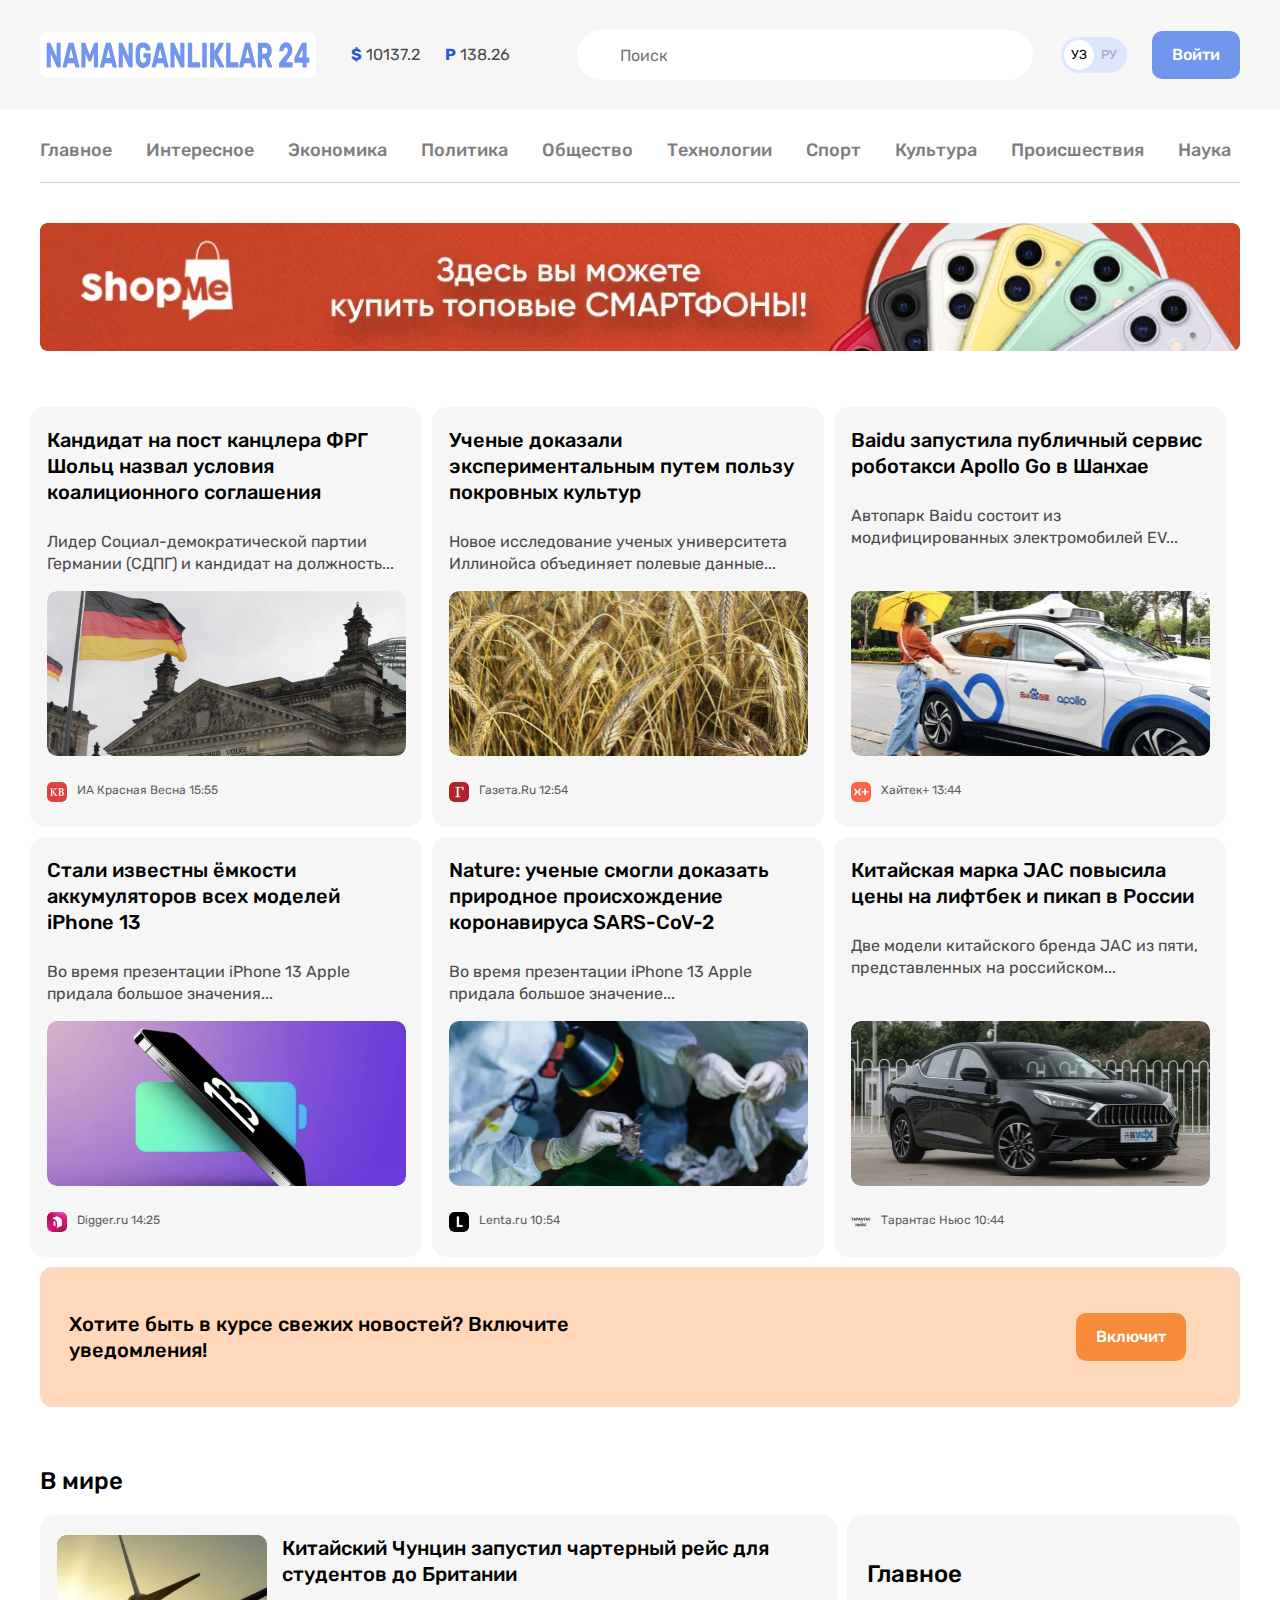
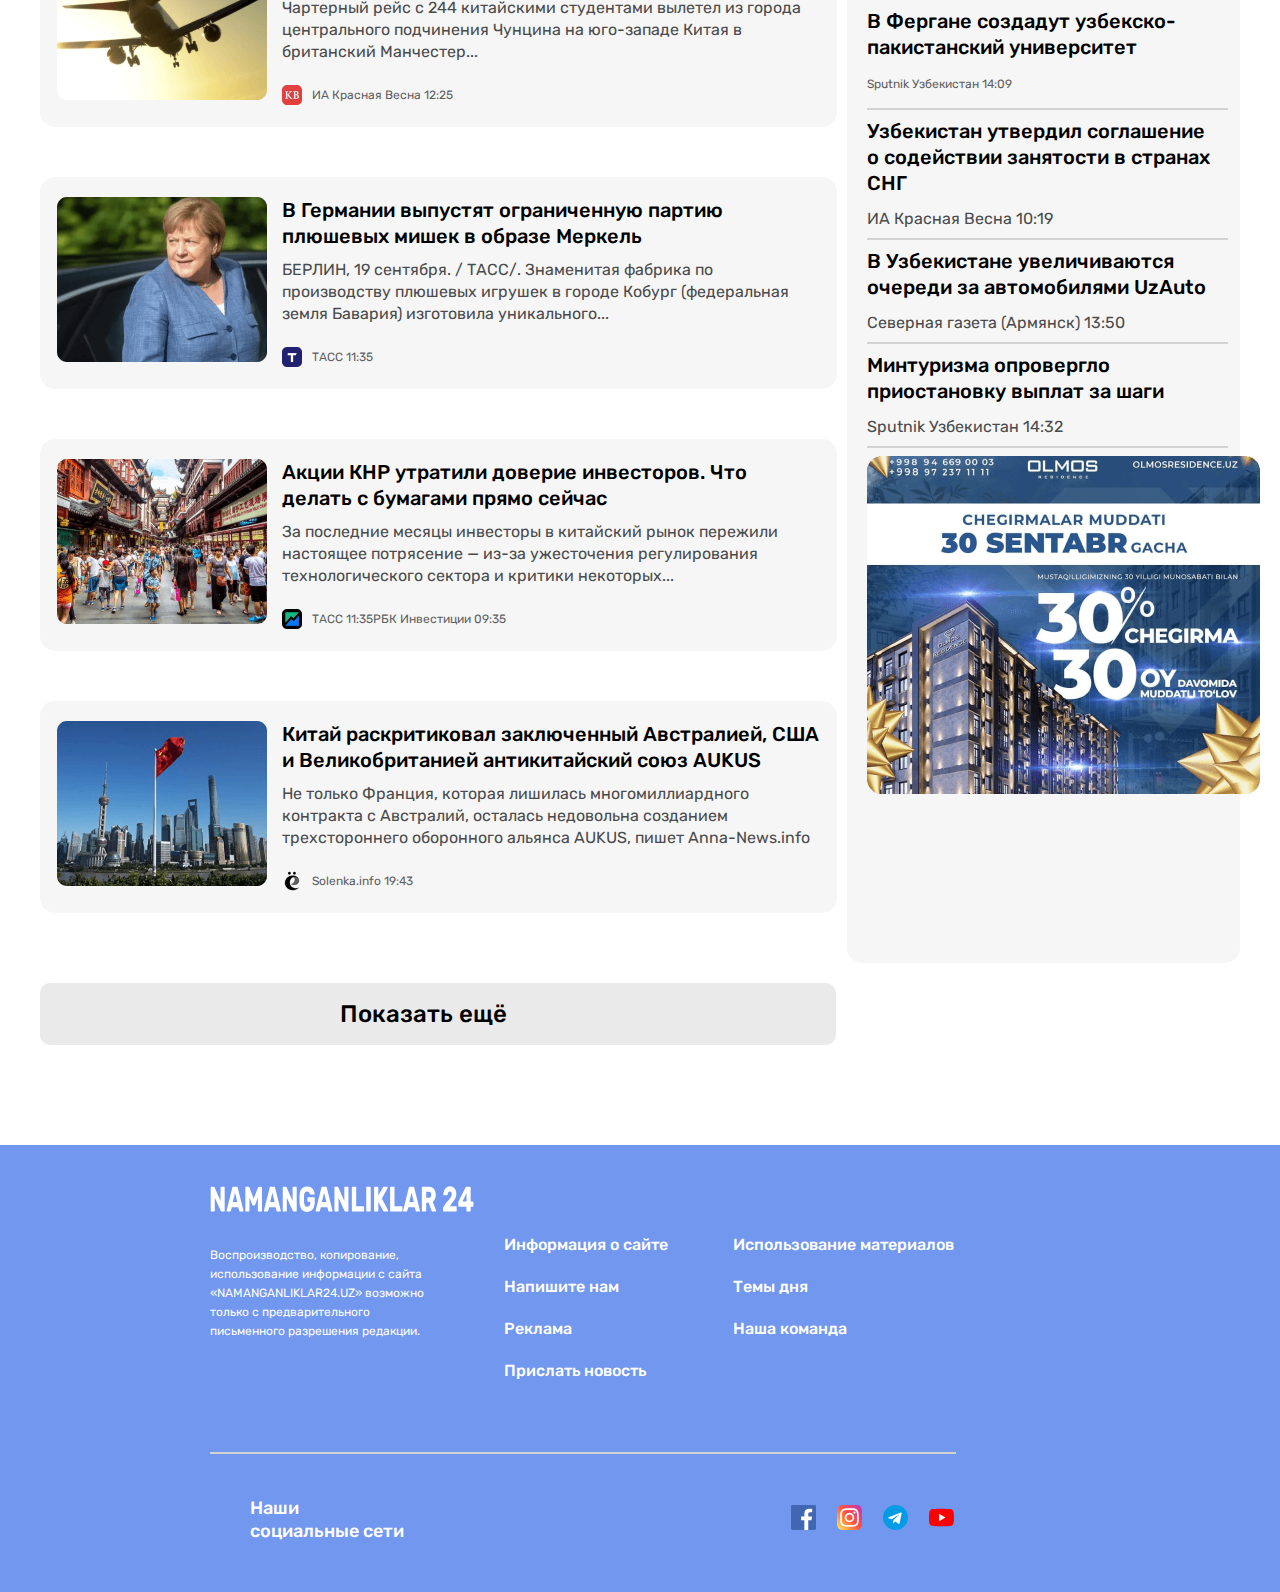
<file: index.html>
<!DOCTYPE html>
<html lang="ru">
  <head>
    <meta charset="UTF-8" />
    <meta http-equiv="X-UA-Compatible" content="IE=edge" />
    <meta name="viewport" content="width=device-width, initial-scale=1.0" />
    <title>Namanganliklar</title>
  
    <link rel="preconnect" href="https://fonts.googleapis.com" />
    <link rel="preconnect" href="https://fonts.gstatic.com" crossorigin />
    <link
      href="https://fonts.googleapis.com/css2?family=Open+Sans+Condensed:wght@700&family=Open+Sans:wght@400;600&family=Roboto+Condensed:wght@700&family=Rubik:wght@400;500;700&display=swap"
      rel="stylesheet"
    />
    <link rel="stylesheet" href="css/narmalize.css" />
    <link rel="stylesheet" href="css/style.css" />
  </head>
  <body>
    <!-- HEADER -->
    <header class="site-header">
      <div class="site-header-top">
        <div class="site-header-top-container container">
          <!-- LOGO -->
          <a class="site-logo" href="#">
            <img
              class="site-logo-img"
              src="images/Namanganliklar_logo.svg"
              alt="logo svg"
              width="264"
              height="28"
            />
          </a>
          <!-- CURRENCY -->
          <div class="currency">
            <ul class="currency-list">
              <li class="currency-item">
                <b class="currency-icon">$</b>
                <span class="currency-value"> 10137.2</span>
              </li>
              <li class="currency-item">
                <b class="currency-icon">Р</b>
                <span class="currency-value"> 138.26</span>
              </li>
            </ul>
          </div>
          <!-- GLOBAL SEARCH -->

          <form class="global-search" action="https://echo.htmlacdemy.ru">
            <!-- <span>
              <img class="img-span"
              src="./images/Base.svg" 
              alt="rasmcha"
              width="20"
              height="20">
            </span> -->
            <input
              class="global-input"
              id="ism"
              type="text"
              name="ism"
              required
              placeholder="Поиск"
              aria-label="ismingizni kiriting"
            />
          </form>

          <!-- LANGUAGE TOGGLE -->
          <div class="language-toggle">
            <a class="language-toggle-item language-toggle-item-active" href="#"
              >УЗ</a
            >
            <a class="language-toggle-item" href="#">РУ</a>
          </div>
          <!-- MAIN BUTTON -->
          <a class="button primary-button" href="#">Войти</a>
        </div>
      </div>

      <!-- NAVBAR -->
      <div class="container">
        <nav class="sitenav">
          <ul class="sitenav-list">
            <li class="sitenav-item" >
              <a class="sitenav-link"  href="contakt/contactuz.html">Главное</a>
            </li>
            <li class="sitenav-item">
              <a class="sitenav-link" href="#">Интересное</a>
            </li>
            <li class="sitenav-item">
              <a class="sitenav-link" href="#">Экономика</a>
            </li>
            <li class="sitenav-item">
              <a class="sitenav-link" href="#">Политика</a>
            </li>
            <li class="sitenav-item">
              <a class="sitenav-link" href="#">Общество</a>
            </li>
            <li class="sitenav-item">
              <a class="sitenav-link" href="#">Технологии</a>
            </li>
            <li class="sitenav-item">
              <a class="sitenav-link" href="#">Спорт</a>
            </li>
            <li class="sitenav-item">
              <a class="sitenav-link" href="#">Культура</a>
            </li>
            <li class="sitenav-item">
              <a class="sitenav-link" href="#">Происшествия</a>
            </li>
            <li class="sitenav-item">
              <a class="sitenav-link" href="#">Наука</a>
            </li>
          </ul>
        </nav>
        <!-- BANNER -->
        <div class="site-banner">
          <a class="site-banner-link" href="https://olcha.uz" target="_blank">
            <img
              class="site-banner-img"
              src="images/banner 1.png"
              alt="Index banner"
              width="1200"
              height="128"
              srcset="images/banner 1.png 1x, images/banner@2x 1.png 2x"
            />
          </a>
        </div>
      </div>
    </header>
    <!-- MAIN -->

    <main class="site-main">
      <div class="container">
        <section class="news-section">
          <div class="kard">
            <h2 class="kard-header">
              Кандидат на пост канцлера ФРГ <br />
              Шольц назвал условия коалиционного соглашения
            </h2>
            <p class="kard-text">
              Лидер Социал-демократической партии Германии (СДПГ) и кандидат на
              должность...
            </p>
            <img
              class="news-section-img"
              src="images/germaniya_1.jpg"
              alt="bu yerda rasm bor"
              width="359"
              height="165"
              srcset="images/germaniya_1.jpg 1x, images/germaniya_1.jpg @2x"
            />
            <div class="news-section-footer">
              <img
                class="news-section-footer-img"
                src="images/image1.svg"
                alt="rasmcha"
                width="20"
                height="20"
              />
              <p class="news-section-footer-text">ИА Красная Весна 15:55</p>
            </div>
          </div>
          <div class="kard">
            <h2 class="kard-header">
              Ученые доказали экспериментальным путем пользу покровных культур
            </h2>
            <p class="kard-text">
              Новое исследование ученых университета Иллинойса объединяет
              полевые данные...
            </p>
            <img
              class="news-section-img"
              src="images/bugdoy_1.jpg"
              alt="bu yerda rasm bor"
              width="359"
              height="165"
              srcset="images/bugdoy_1.jpg 1x, images/bugdoy_1.jpg@2x"
            />
            <div class="news-section-footer">
              <img
                class="news-section-footer-img"
                src="images/image2.svg"
                alt="rasmcha"
                width="20"
                height="20"
              />
              <p class="news-section-footer-text">Газета.Ru 12:54</p>
            </div>
          </div>
          <div class="kard">
            <h2 class="kard-header">
              Baidu запустила публичный сервис роботакси Apollo Go в Шанхае
            </h2>
            <p class="kard-text">
              Автопарк Baidu состоит из модифицированных электромобилей EV...
            </p>
            <img
              class="news-section-img"
              src="images/baidu_1.jpg"
              alt="bu yerda rasm bor"
              width="359"
              height="165"
              srcset="images/baidu_1.jpg 1x, images/baidu_1.jpg@2x"
            />
            <div class="news-section-footer">
              <img
                class="news-section-footer-img"
                src="images/image3.svg"
                alt="rasmcha"
                width="20"
                height="20"
              />
              <p class="news-section-footer-text">Хайтек+ 13:44</p>
            </div>
          </div>
          <div class="kard">
            <h2 class="kard-header">
              Стали известны ёмкости аккумуляторов всех моделей iPhone 13
            </h2>
            <p class="kard-text">
              Во время презентации iPhone 13 Apple придала большое значения...
            </p>
            <img
              class="news-section-img"
              src="images/image_4.png"
              alt="bu yerda rasm bor"
              width="359"
              height="165"
              srcset="images/image_4.png 1x, images/image_4.png@2x"
            />
            <div class="news-section-footer">
              <img
                class="news-section-footer-img"
                src="images/image_4.svg"
                alt="rasmcha"
                width="20"
                height="20"
              />
              <p class="news-section-footer-text">Digger.ru 14:25</p>
            </div>
          </div>
          <div class="kard">
            <h2 class="kard-header">
              Nature: ученые смогли доказать природное происхождение
              коронавируса SARS-CoV-2
            </h2>
            <p class="kard-text">
              Во время презентации iPhone 13 Apple придала большое значение...
            </p>
            <img
              class="news-section-img"
              src="images/image_5.png"
              alt="bu yerda rasm bor"
              width="359"
              height="165"
              srcset="images/image_5.png 1x, images/image_5.png@2x"
            />
            <div class="news-section-footer">
              <img
                class="news-section-footer-img"
                src="images/image_5.svg"
                alt="rasmcha"
                width="20"
                height="20"
              />
              <p class="news-section-footer-text">Lenta.ru 10:54</p>
            </div>
          </div>
          <div class="kard">
            <h2 class="kard-header">
              Китайская марка JAC повысила цены на лифтбек и пикап в России
            </h2>
            <p class="kard-text">
              Две модели китайского бренда JAC из пяти, представленных на
              российском...
            </p>
            <img
              class="news-section-img"
              src="images/image_6.png"
              alt="bu yerda rasm bor"
              width="359"
              height="165"
              srcset="images/image_6.png 1x, images/image_6.png@2x"
            />
            <div class="news-section-footer">
              <img
                class="news-section-footer-img"
                src="images/image_6.svg"
                alt="rasmcha"
                width="20"
                height="20"
              />
              <p class="news-section-footer-text">Тарантас Ньюс 10:44</p>
            </div>
          </div>
        </section>
        <div class="oshqovoq">
          <h3 class="oshqovoq-header">
            Хотите быть в курсе свежих новостей? Включите уведомления!
          </h3>
          <a class="button orange-button" href="#" >Включит </a>
           </a>
        </div>


        <!-- SECTION  -->

        <h2 class="section-header">В мире</h2>
        <div class="section">
          <div class="news-card">
            <!-- 111111  -->

            <div class="new-card">
              <img
                class="card-img"
                src="images/samalyot1.png"
                alt="rasm bor"
                width="210"
                height="165"
                srcset="images/samalyot1.png 1x, images/samalyot1.png @2x"
              />
              <div class="card">
                <h2 class="card-header">
                  Китайский Чунцин запустил чартерный рейс для студентов до
                  Британии
                </h2>
                <p class="card-info">
                  Чартерный рейс с 244 китайскими студентами вылетел из города
                  центрального подчинения Чунцина на юго-западе Китая в
                  британский Манчестер...
                </p>
                <div class="main-span">
                  <img
                    class="span-img"
                    src="images/kb1.png"
                    alt="rasmcha"
                    width="20"
                    height="20"
                    srcset="images/kb1.png 1x, images/kb1.png @2x"
                  />
                  <span class="card-text">ИА Красная Весна 12:25</span>
                </div>
              </div>
            </div>

            <!-- 2222222 -->

            <div class="new-card">
              <img
                class="card-img"
                src="images/merkel2.png"
                alt="rasm bor"
                width="210"
                height="165"
                srcset="images/merkel2.png 1x, images/merkel2.png @2x"
              />
              <div class="card">
                <h2 class="card-header">
                  В Германии выпустят ограниченную партию плюшевых мишек в
                  образе Меркель
                </h2>
                <p class="card-info">
                  БЕРЛИН, 19 сентября. / ТАСС/. Знаменитая фабрика по
                  производству плюшевых игрушек в городе Кобург (федеральная
                  земля Бавария) изготовила уникального...
                </p>
                <div class="main-span">
                  <img
                    class="span-img"
                    src="images/t2x.png"
                    alt="rasmcha"
                    width="20"
                    height="20"
                    srcset="images/t2.png 1x, images/t2.png @2x"
                  />
                  <span class="card-text">ТАСС 11:35</span>
                </div>
              </div>
            </div>

            <!-- 3333333 -->

            <div class="new-card">
              <img
                class="card-img"
                src="images/xitoy3.png"
                alt="rasm bor"
                width="210"
                height="165"
                srcset="images/xitoy3.png 1x, images/xitoy3.png @2x"
              />
              <div class="card">
                <h2 class="card-header">
                  Акции КНР утратили доверие инвесторов. Что делать с бумагами
                  прямо сейчас
                </h2>
                <p class="card-info">
                  За последние месяцы инвесторы в китайский рынок пережили
                  настоящее потрясение — из-за ужесточения регулирования
                  технологического сектора и критики некоторых...
                </p>
                <div class="main-span">
                  <img
                    class="span-img"
                    src="images/kbt3.png"
                    alt="rasmcha"
                    width="20"
                    height="20"
                    srcset="images/kbt3.png 1x, images/kbt3.png @2x"
                  />
                  <span class="card-text">ТАСС 11:35</span>
                  <span class="card-text">РБК Инвестиции 09:35</span>
                </div>
              </div>
            </div>

            <!-- 444444 -->
            <div class="new-card">
              <img
                class="card-img"
                src="images/AUKUS.png"
                alt="rasm bor"
                width="210"
                height="165"
                srcset="images/AUKUS.png 1x, images/AUKUS.png @2x"
              />
              <div class="card">
                <h2 class="card-header">
                  Китай раскритиковал заключенный Австралией, США и
                  Великобританией антикитайский союз AUKUS
                </h2>
                <p class="card-info">
                  Не только Франция, которая лишилась многомиллиардного
                  контракта с Австралий, осталась недовольна созданием
                  трехстороннего оборонного альянса AUKUS, пишет Anna-News.info
                </p>
                <div class="main-span">
                  <img
                    class="span-img"
                    src="images/ё4.png"
                    alt="rasmcha"
                    width="20"
                    height="20"
                    srcset="images/ё4.png 1x, images/ё4.png @2x"
                  />
                  <span class="card-text">Solenka.info 19:43</span>
                </div>
              </div>
            </div>
          </div>

          <div class="section-glavnoy">
            <h2 class="section-header">Главное</h2>
            <h2 class="card-header">
              В Фергане создадут узбекско-пакистанский университет
            </h2>
            <p class="card-text">Sputnik Узбекистан 14:09</p>
            <hr />
            <h2 class="card-header">
              Узбекистан утвердил соглашение о содействии занятости в странах
              СНГ
            </h2>
            <p class="card-text"></p>
            ИА Красная Весна 10:19
            <hr />
            <h2 class="card-header">
              В Узбекистане увеличиваются очереди за автомобилями UzAuto
            </h2>
            <p class="card-text"></p>
            Северная газета (Армянск) 13:50
            <hr />
            <h2 class="card-header">
              Минтуризма опровергло приостановку выплат за шаги
            </h2>
            <p class="card-text"></p>
            Sputnik Узбекистан 14:32
            <hr />
            <img
              class="glovnoy-img"
              src="images/olmos.png"
              alt="rasm bor"
              width="393"
              height="338"
              srcset="images/olmos.png 1x, images/olmos.png @2x"
            />
          </div>
        </div>

        <h2 class="kard-heading">Показать ещё</h2>
      </div>
    </main>

    <!-- FOOTER  -->
    <footer class="site-footer">
      <div class="site-footer-container container">
        <div class="footer-top">
          <div class="site-footer-logo">
            <a href="" class="site-footer-logo-link">
              <img
                class="footer-logo-img"
                src="images/namanganliklar.svg"
                alt="N24 logo"
                width="264"
                height="28"
              />
            </a>
          </div>

          <div class="footer-top-content">
            <p class="footer-top-text">
              Воспроизводство, копирование, использование информации с сайта
              «NAMANGANLIKLAR24.UZ» возможно только с предварительного
              письменного разрешения редакции.
            </p>

            <ul class="footer-list">
              <li class="footer-item">
                <a class="footer-link" href="#">Информация о сайте</a>
              </li>
              <li class="footer-item">
                <a class="footer-link" href="#">Напишите нам</a
                >
              </li>
              <li class="footer-item">
                <a class="footer-link" href="#">Реклама</a>
              </li>
              <li class="footer-item">
                <a class="footer-link" href="#">Прислать новость</a>
              </li>
            </ul>
            <ul class="footer-list">
              <li class="footer-item">
                <a class="footer-link" href="#">Использование материалов</a>
              </li>
              <li class="footer-item">
                <a class="footer-link" href="#">Темы дня</a>
              </li>
              <li class="footer-item">
                <a class="footer-link" href="#">Наша команда</a>
              </li>
            </ul>
          </div>
        </div>

        <hr class="footer-hr" />

        <ul class="list-footer">
          <h1 class="header-footer">
            Наши <br />
            социальные сети
          </h1>
          <div class="footer-content">
            <li class="item-footer">
              <a class="link-footer" href="#">
                <img
                  class="footer-img"
                  src="images/facebook.svg"
                  alt="rasm has"
                  width="25"
                  height="25"
                />
              </a>
            </li>
            <li class="item-footer">
              <a class="link-footer" href="#">
                <img
                  class="footer-img"
                  src="images/instagram.svg"
                  alt="rasm has"
                  width="25"
                  height="25"
                />
              </a>
            </li>
            <li class="item-footer">
              <a class="link-footer" href="#">
                <img
                  class="footer-img"
                  src="images/telegram.svg"
                  alt="rasm has"
                  width="25"
                  height="25"
                />
              </a>
            </li>
            <li class="item-footer">
              <a class="link-footer" href="#">
                <img
                  class="footer-img"
                  src="images/youtube.svg"
                  alt="rasm has"
                  width="25"
                  height="25"
                />
              </a>
            </li>
          </div>
        </ul>
      </div>
    </footer>



    <div class="modal hidden">
      <h1 class="overlay-header">Хотите быть в курсе свежих новостей?  Включите уведомления!
      </h1>
     <button id="yopish">Включит</button>
 </div>

    <div class="overlay hidden">
    </div>
    <script src="app..js"></script>
  </body>
</html>
</file>
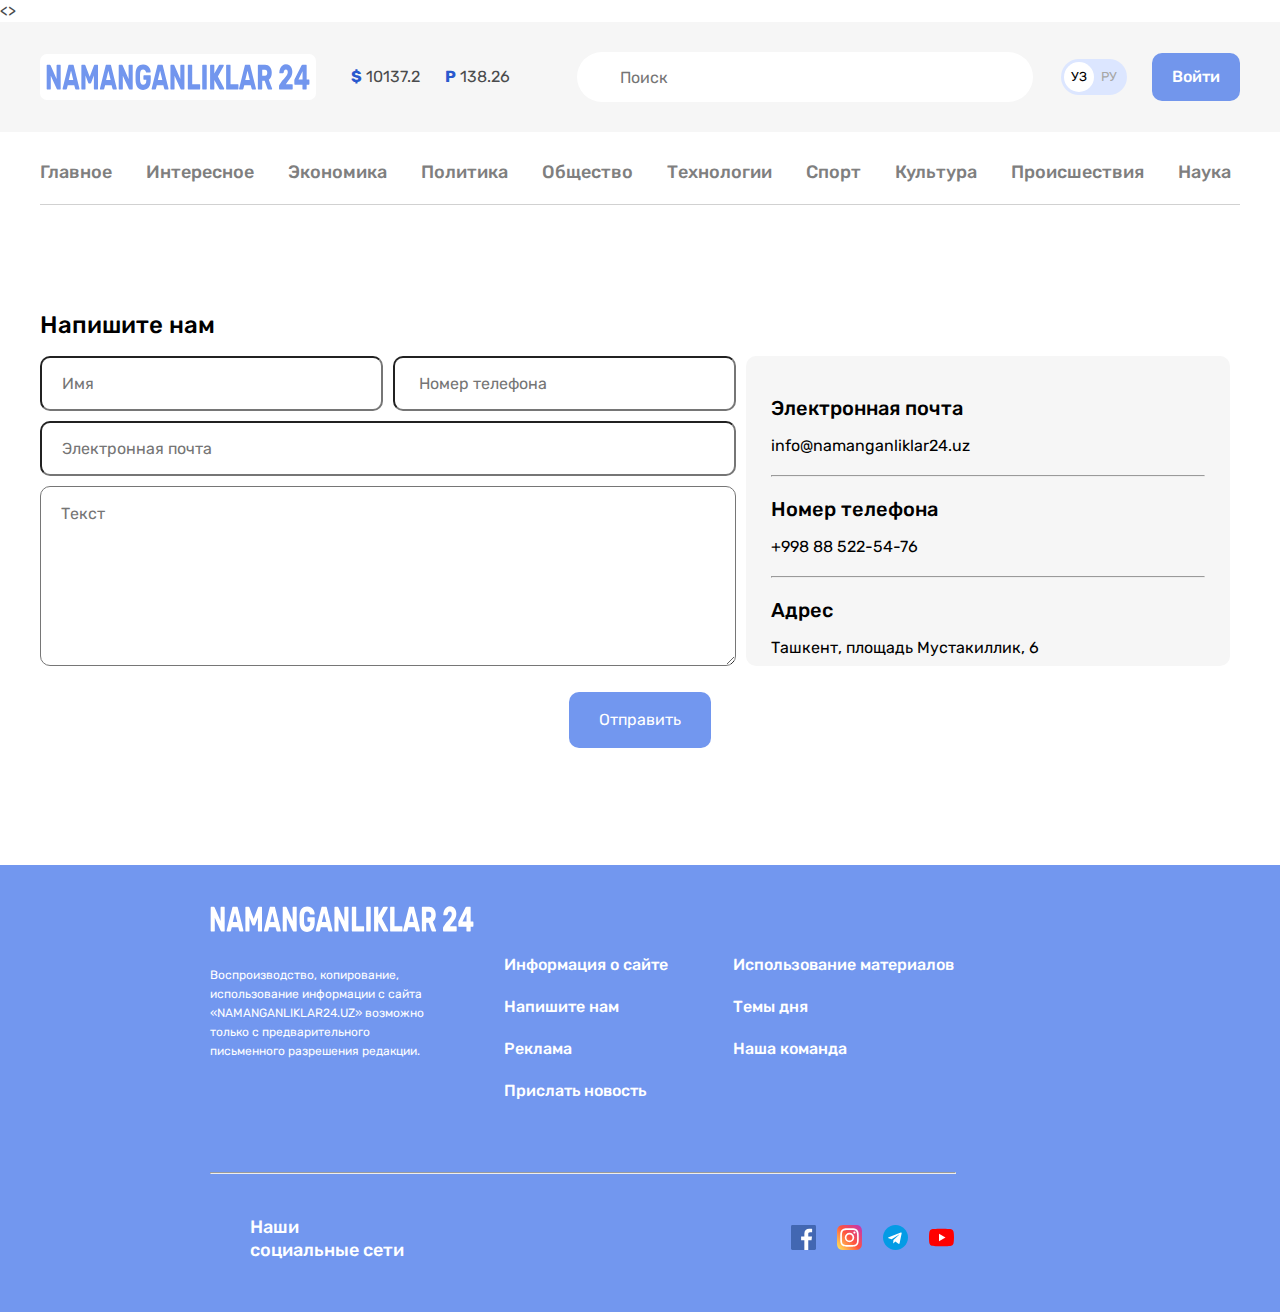
<file: contakt/contact.html>
<!DOCTYPE html>
  <html lang="en">
    <head>
    <meta charset="UTF-8" />
    <meta http-equiv="X-UA-Compatible" content="IE=edge" />
    <meta name="viewport" content="width=device-width, initial-scale=1.0" />
    <title>Namanganliklar N24</title>
    <link rel="preconnect" href="https://fonts.googleapis.com" />
    <link rel="preconnect" href="https://fonts.gstatic.com" crossorigin />
    <link
      href="https://fonts.googleapis.com/css2?family=Bebas+Neue&family=Open+Sans+Condensed:wght@700&family=Rubik:wght@400;500&display=swap"
      rel="stylesheet"
    />
    <link rel="stylesheet" href="../css/narmalize.css">
    <link rel="stylesheet" href="../css/main.css" />
  </head>
  <>
    <!-- HEADER -->

    <header class="site-header">
      <div class="site-header-top">
        <div class="site-header-top-container container">
          <!-- LOGO -->
          <a class="site-logo" href="#">
            <img
              class="site-logo-img"
              src="../images/Namanganliklar_logo.svg"
              alt="logo svg"
              width="264"
              height="28"
            />
          </a>
          <!-- CURRENCY -->
          <div class="currency">
            <ul class="currency-list">
              <li class="currency-item">
                <b class="currency-icon">$</b>
                <span class="currency-value"> 10137.2</span>
              </li>
              <li class="currency-item">
                <b class="currency-icon">Р</b>
                <span class="currency-value"> 138.26</span>
              </li>
            </ul>
          </div>
          <!-- GLOBAL SEARCH -->
          <form class="global-search" action="https://echo.htmlacdemy.ru">
            <input
              class="global-input"
              id="ism"
              type="text"
              name="ism"
              required
              placeholder="Поиск"
              aria-label="ismingizni kiriting"
            />
          </form>

          <!-- LANGUAGE TOGGLE -->
          <div class="language-toggle">
            <a class="language-toggle-item language-toggle-item-active" href="#"
              >УЗ</a
            >
            <a class="language-toggle-item" href="#">РУ</a>
          </div>
          <!-- MAIN BUTTON -->
          <a class="button primary-button" href="#">Войти</a>
        </div>
      </div>

      <!-- NAVBAR -->
      <div class="container">
        <nav class="sitenav">
          <ul class="sitenav-list">
            <li class="sitenav-item">
              <a class="sitenav-link" href="#">Главное</a>
            </li>
            <li class="sitenav-item">
              <a class="sitenav-link" href="#">Интересное</a>
            </li>
            <li class="sitenav-item">
              <a class="sitenav-link" href="#">Экономика</a>
            </li>
            <li class="sitenav-item">
              <a class="sitenav-link" href="#">Политика</a>
            </li>
            <li class="sitenav-item">
              <a class="sitenav-link" href="#">Общество</a>
            </li>
            <li class="sitenav-item">
              <a class="sitenav-link" href="#">Технологии</a>
            </li>
            <li class="sitenav-item">
              <a class="sitenav-link" href="#">Спорт</a>
            </li>
            <li class="sitenav-item">
              <a class="sitenav-link" href="#">Культура</a>
            </li>
            <li class="sitenav-item">
              <a class="sitenav-link" href="#">Происшествия</a>
            </li>
            <li class="sitenav-item">
              <a class="sitenav-link" href="#">Наука</a>
            </li>
          </ul>
        </nav>
      </div>
    </header>
  

    <!-- MAIN  -->

    <main class="site-main">
      <div class="container">
        <h1 class="site-main-header">Напишите нам</h1>
        <div class="main-content">
          <div class="content">
            <div class="hero">
              <form class="globalsearch" action="https://echo.htmlacdemy.ru">
                <input
                  class="globalinput"
                  id="ism"
                  type="text"
                  name="ism"
                  required
                  placeholder="Имя"
                  aria-label="ismingizni kiriting"
                />
              </form>
              <form class="globalsearch" action="https://echo.htmlacdemy.ru">
                <input
                  class="globalinput"
                  id="ism"
                  type="text"
                  name="ism"
                  required
                  placeholder=" Номер телефона"
                  aria-label="Номер"
                />
              </form>
            </div>
            <form class="search" action="https://echo.htmlacdemy.ru">
              <input
                class="input"
                id="ism"
                type="text"
                name="ism"
                required
                placeholder="Электронная почта"
                aria-label="почта"
              />
            </form>
            <form action="Текст">
              <textarea
                class="text"
                name="Текст"
                id="Текст"
                placeholder="Текст "
                cols="30"
                rows="10"
              ></textarea>
            </form>
          </div>

          <div class="hero-content">
            <h2 class="content-header">Электронная почта</h2>
            <p class="content-text">info@namanganliklar24.uz</p>
            <hr />
            <h2 class="content-header">Номер телефона</h2>
            <p class="content-text">+998 88 522-54-76</p>
            <hr />
            <h2 class="content-header">Адрес</h2>
            <p class="content-text">Ташкент, площадь Мустакиллик, 6</p>
          </div>
        </div>

        <div class="button-wrapper">
          <a class="main-button" href="#">Отправить</a>
        </div>
      </div>
    </main>
    

 

    <!-- FOOTER  -->
    <footer class="site-footer">
      <div class="container">
        <div class="footer-top">
          <div class="site-footer-logo">
            <a href="" class="site-footer-logo-link">
              <img
                class="footer-logo-img"
                src="../images/namanganliklar.svg"
                alt="N24 logo"
                width="264"
                height="28"
              />
            </a>
          </div>
          <div class="footer-top-content">
            <p class="footer-top-text">
              Воспроизводство, копирование, использование информации с сайта
              «NAMANGANLIKLAR24.UZ» возможно только с предварительного
              письменного разрешения редакции.
            </p>
            <ul class="footer-list">
              <li class="footer-item">
                <a class="footer-link" href="#">Информация о сайте</a>
              </li>
              <li class="footer-item">
                <a class="footer-link" href="#">Напишите нам</a>
              </li>
              <li class="footer-item">
                <a class="footer-link" href="#">Реклама</a>
              </li>
              <li class="footer-item">
                <a class="footer-link" href="#">Прислать новость</a>
              </li>
            </ul>
            <ul class="footer-list">
              <li class="footer-item">
                <a class="footer-link" href="#">Использование материалов</a>
              </li>
              <li class="footer-item">
                <a class="footer-link" href="#">Темы дня</a>
              </li>
              <li class="footer-item">
                <a class="footer-link" href="#">Наша команда</a>
              </li>
            </ul>
          </div>
        </div>
        <hr class="footer-hr" />
        <ul class="list-footer">
          <h1 class="header-footer">
            Наши <br />
            социальные сети
          </h1>
          <div class="footer-content">
            <li class="item-footer">
              <a class="link-footer" href="#">
                <img
                  class="footer-img"
                  src="../images/facebook.svg"
                  alt="rasm has"
                  width="25"
                  height="25"
                />
              </a>
            </li>
            <li class="item-footer">
              <a class="link-footer" href="#">
                <img
                  class="footer-img"
                  src="../images/instagram.svg"
                  alt="rasm has"
                  width="25"
                  height="25"
                />
              </a>
            </li>
            <li class="item-footer">
              <a class="link-footer" href="#">
                <img
                  class="footer-img"
                  src="../images/telegram.svg"
                  alt="rasm has"
                  width="25"
                  height="25"
                />
              </a>
            </li>
            <li class="item-footer">
              <a class="link-footer" href="#">
                <img
                  class="footer-img"
                  src="../images/youtube.svg"
                  alt="rasm has"
                  width="25"
                  height="25"
                />
              </a>
            </li>
          </div>
        </ul>
      </div>
    </footer>
  </body>
</html>
</file>
<file: css/style.css>
/*
* Prefixed by https://autoprefixer.github.io
* PostCSS: v8.3.6,
* Autoprefixer: v10.3.1
* Browsers: last 4 version
*/

:root {
  --main-color: #7296ec;
}

html {
  height: 100%;
}

* {
  -webkit-box-sizing: border-box;
  box-sizing: border-box;
}

*:focus {
  outline: 2px dotted var(--main-color);
  outline-offset: 2px;
}

html {
  height: 100%;
}

body {
  margin: 0;
  padding: 0;
  display: -webkit-box;
  display: -ms-flexbox;
  display: flex;
  -webkit-box-orient: vertical;
  -webkit-box-direction: normal;
  -ms-flex-direction: column;
  flex-direction: column;
  height: 100%;
  font-family: "Rubik", sans-serif;
  font-weight: 400;
  font-size: 16px;
  line-height: 22px;
  color: #4a4b4c;
}

.container {
  max-width: 1260px;
  width: 100%;
  margin-right: auto;
  margin-left: auto;
  padding-left: 30px;
  padding-right: 30px;
}

.site-header {
  margin-bottom: 50px;
}

.site-header-top {
  background-color: #f6f6f6;
  padding-top: 30px;
  padding-bottom: 30px;
  margin-bottom: 10px;
}

.site-header-top-container {
  display: -webkit-box;
  display: -ms-flexbox;
  display: flex;
  -webkit-box-align: center;
  -ms-flex-align: center;
  align-items: center;
}

.site-logo {
  padding: 9px 6px;
  background-color: #fff;
  margin-right: 35px;
  border-radius: 7px;
}

.site-logo:hover {
  opacity: 0.8;
}

.site-logo:active {
  opacity: 0.6;
}

.site-logo-img {
  display: -webkit-box;
  display: -ms-flexbox;
  display: flex;
}

.currency {
  margin-right: auto;
}

.currency-list {
  display: -webkit-box;
  display: -ms-flexbox;
  display: flex;
  list-style: none;
  margin: 0;
  padding: 0;
}

.currency-item:not(:last-child) {
  margin-right: 25px;
}

.currency-icon {
  font-weight: 700;
  color: #2959ce;
}

.global-search {
}

.global-input {
  margin-right: 28px;
  border-radius: 60px;
  padding: 15px 192px 13px 41px;
  background-color: #fff;
  border-color: transparent;
}

.language-toggle {
  background-color: #dce6ff;
  padding: 3px;
  display: -webkit-box;
  display: -ms-flexbox;
  display: flex;
  border-radius: 39px;
  margin-right: 25px;
}

.language-toggle-item {
  width: 30px;
  height: 30px;
  text-align: center;
  text-decoration: none;
  color: #a6a6a6;
  line-height: 30px;
  font-size: 13px;
}

.language-toggle-item-active {
  background-color: #fff;
  color: #000;
  border-radius: 50%;
}

.button {
  text-decoration: none;
  font-weight: 500;
  padding: 11px 18px;
  color: #fff;
  border-radius: 10px;
  border: 2px solid transparent;
  -webkit-transition: background-color 0.5s;
  -o-transition: background-color 0.5s;
  transition: background-color 0.5s;
}

.primary-button:hover {
  opacity: 0.8;
  border: 2px solid var(--main-color);
  background-color: #fff;
  color: var(--main-color);
}

.primary-button:active {
  background-color: var(--main-color);
  opacity: 0.6;
  color: #fff;
}

.primary-button {
  background-color: var(--main-color);
}

/* NAVBAR */

.sitenav {
  border-bottom: 1px solid #d1d1d1;
  padding-top: 16px;
  padding-bottom: 16px;
  margin-bottom: 40px;
}

.sitenav-list {
  margin: 0;
  padding: 0;
  display: -webkit-box;
  display: -ms-flexbox;
  display: flex;
  -ms-flex-wrap: wrap;
  flex-wrap: wrap;
  list-style: none;
}

.sitenav-item:not(:last-child) {
  margin-right: 34px;
}

.sitenav-item {
  margin-top: 4px;
  margin-bottom: 4px;
}

.sitenav-link {
  text-decoration: none;
  font-weight: 500;
  font-size: 18px;
  line-height: 21px;
  color: #7f7f7f;
  -webkit-transition: color 0.5s;
  -o-transition: color 0.5s;
  transition: color 0.5s;
}

.sitenav-link:hover {
  color: var(--main-color);
  opacity: 0.8;
}

.sitenav-link:active {
  opacity: 0.6;
}

.site-banner:hover {
  opacity: 0.8;
}

.site-banner:active {
  opacity: 0.6;
}

/* MAIN  */

.site-main {
  -webkit-box-flex: 1;
  -ms-flex-positive: 1;
  flex-grow: 1;
}

.news-section {
  display: -webkit-box;
  display: -ms-flexbox;
  display: flex;
  -ms-flex-wrap: wrap;
  flex-wrap: wrap;
  margin-left: -10px;
}

.kard {
  background-color: #f6f6f6;
  margin-right: 10px;
  margin-bottom: 10px;
  border-radius: 15px;
  padding: 20px 17px 15px;
  width: 392px;
  display: -webkit-box;
  display: -ms-flexbox;
  display: flex;
  -webkit-box-orient: vertical;
  -webkit-box-direction: normal;
  -ms-flex-direction: column;
  flex-direction: column;
}

.kard-header {
  font-family: "Rubik", sans-serif;
  font-weight: 500;
  font-size: 20px;
  line-height: 26px;
  color: #000;
  margin-bottom: 10px;
  margin-top: 0;
}

.kard-text {
  font-family: "Rubik", sans-serif;
  font-weight: 400;
  font-size: 16px;
  line-height: 22px;
  color: #4a4b4c;
}

.news-section-img {
  width: 359px;
  height: 165px;
  border-radius: 10px;
  margin-bottom: 15px;
  margin-top: auto;
  display: block;
}

.news-section-footer {
  display: -webkit-box;
  display: -ms-flexbox;
  display: flex;
  -webkit-box-align: center;
  -ms-flex-align: center;
  align-items: center;
}

.news-section-footer-img {
  width: 20px;
  height: 20px;
  border-radius: 5px;
  margin-right: 10px;
}

.news-section-footer-text {
  font-family: "Rubik", sans-serif;
  font-weight: 400;
  font-size: 12px;
  line-height: 14px;
  color: #5e5f61;
  margin-bottom: 15px;
}

.oshqovoq {
  display: -webkit-box;
  display: -ms-flexbox;
  display: flex;
  -webkit-box-align: center;
  -ms-flex-align: center;
  align-items: center;
  background-color: #ffd7ba;
  width: 1050;
  padding: 24px 29px;
  border-radius: 12px;
  margin-bottom: 60px;
}

.oshqovoq-header {
  margin-right: 427px;
  font-family: "Rubik", sans-serif;
  font-weight: 500;
  font-size: 20px;
  line-height: 26px;
  color: #000;
}

.orange-button {
  background-color: #f78b3b;
  margin-right: 25px;
}

.modal {
  max-width: 850px;
  padding: 12px 24px;
  background-color:#f6f6f6;
  position: absolute;
  top: 50%;
  left: 50%;
  transform: translate(-50%, -50%);
  z-index: 10;
}

.overlay {
  position: absolute;
  width: 100%;
  height: 100%;
  background-color:rgba(185, 168, 168, 0.9);
}

.hidden {
  display: none;
}

.overlay-header {
  padding-top: 50px;
  border-radius: 20px;
  background-color: #fff;
}
.modal-button {
  text-decoration: none;
  font-weight: 500;
  padding: 11px 18px;
  color: #fff;
  border-radius: 10px;
  border: 2px solid transparent;
  background-color: #f78b3b;
}

.orange-button:hover {
  border: 2px solid #f78b3b;
  background-color: #fff;
  color: #f78b3b;
}

.orange-button:active {
  background-color: #f78b3b;
  opacity: 0.6;
  color: #fff;
}

/* SECTION  */

.section {
  display: -webkit-box;
  display: -ms-flexbox;
  display: flex;
}

.section-header {
  font-family: "Rubik", sans-serif;
  font-weight: 500;
  font-size: 24px;
  line-height: 28px;
  color: #000;
}

.new-card {
  display: -webkit-box;
  display: -ms-flexbox;
  display: flex;
  padding: 20px 17px;
  margin-bottom: 50px;
  border-radius: 15px;
  width: 797px;
  background-color: #f6f6f6;
}

.card {
  margin-left: 15px;
}

.main-span {
  display: -webkit-box;
  display: -ms-flexbox;
  display: flex;
  -webkit-box-align: center;
  -ms-flex-align: center;
  align-items: center;
}

.span-img {
  margin-right: 10px;
}

.card-img {
  width: 210px;
  height: 165px;
  object-fit: cover;
}

.card-header {
  font-family: "Rubik", sans-serif;
  font-weight: 500;
  font-size: 20px;
  line-height: 26px;
  color: #000;
  margin-top: 0;
  margin-bottom: 10px;
}

.card-info {
  font-family: "Rubik", sans-serif;
  font-weight: 400;
  font-size: 16px;
  line-height: 22px;
  color: #4a4b4c;
  margin-top: 0;
  margin-bottom: 20px;
}

.card-text {
  font-family: "Rubik", sans-serif;
  font-weight: 400;
  font-size: 12px;
  line-height: 24px;
  color: #5e5f61;
}

.span-img {
  margin-top: 0;
}

.section-glavnoy {
  padding: 25px 20px;
  width: 393px;
  background-color: #f6f6f6;
  margin-left: 10px;
  border-radius: 15px;
}

hr {
  width: 359px;
  border: 1px solid #d2d2d2;
}

.glovnoy-img {
  width: 393px;
  height: 338px;
}

.kard-heading {
  font-family: "Rubik", sans-serif;
  font-weight: 500;
  font-size: 24px;
  line-height: 28px;
  color: #000;
  width: 796px;
  padding: 17px 300px;
  background-color: #eaeaea;
  border-radius: 10px;
  margin-bottom: 100px;
}

/* FOOTER  */

.site-footer {
  background-color: #7297ef;
  padding-left: 180px;
  padding-right: 296px;
}

.footer-top-content {
  display: -webkit-box;
  display: -ms-flexbox;
  display: flex;
  -webkit-box-pack: justify;
  -ms-flex-pack: justify;
  justify-content: space-between;
}

.footer-top-text {
  width: 229px;
}

.footer-logo-img {
  margin-top: 40px;
  margin-bottom: 15px;
}

.footer-top-text {
  color: #fff;
  font-family: "Rubik", sans-serif;
  font-weight: 400;
  font-size: 12px;
  line-height: 19px;
}

.main-footer {
  display: -webkit-box;
  display: -ms-flexbox;
  display: flex;
}

.footer-list {
  list-style: none;
  margin: 0;
  padding: 0;
}

.footer-item:not(:last-child) {
  margin-bottom: 20px;
}

.footer-link {
  text-decoration: none;
  color: #fff;
  font-family: "Rubik", sans-serif;
  font-weight: 500;
  font-size: 16px;
  line-height: 19px;
}

.footer-hr {
  width: 100%;
  background-color: #cecece;
  margin-top: 70px;
  margin-bottom: 20px;
}

.list-footer {
  display: -webkit-box;
  display: -ms-flexbox;
  display: flex;
  -webkit-box-align: center;
  -ms-flex-align: center;
  align-items: center;
  -webkit-box-pack: justify;
  -ms-flex-pack: justify;
  justify-content: space-between;
}

.header-footer {
  color: #fff;
  font-family: "Rubik", sans-serif;
  font-weight: 500;
  font-size: 18px;
  line-height: 23px;
  margin-top: 1px;
}

.item-footer {
  list-style: none;
}

.link-footer {
  margin-left: 30px;
  margin-left: 21px;
}

.footer-content {
  display: -webkit-box;
  display: -ms-flexbox;
  display: flex;
  -webkit-box-align: center;
  -ms-flex-align: center;
  align-items: center;
  margin-bottom: 40px;
  margin-top: 31px;
}
</file>
<file: css/main.css>
html {
  height: 100%;
}

* {
  box-sizing: border-box;
}

*:focus {
  outline: 2px dotted #7296ec;
  outline-offset: 2px;
}

html {
  height: 100%;
}

body {
  margin: 0;
  padding: 0;
  display: flex;
  flex-direction: column;
  height: 100%;
  font-family: "Rubik", sans-serif;
  font-weight: 400;
  font-size: 16px;
  line-height: 22px;
  color: #4a4b4c;
}

.container {
  max-width: 1260px;
  width: 100%;
  margin-right: auto;
  margin-left: auto;
  padding-left: 30px;
  padding-right: 30px;
}

.site-header {
  margin-bottom: 50px;
}

.site-header-top {
  background-color: #f6f6f6;
  padding-top: 30px;
  padding-bottom: 30px;
  margin-bottom: 10px;
}

.site-header-top-container {
  display: flex;
  align-items: center;
}

.site-logo {
  padding: 9px 6px;
  background-color: #fff;
  margin-right: 35px;
  border-radius: 7px;
}

.site-logo:hover {
  opacity: 0.8;
}

.site-logo:active {
  opacity: 0.6;
}

.site-logo-img {
  display: flex;
}

.currency {
  margin-right: auto;
}

.currency-list {
  display: flex;
  list-style: none;
  margin: 0;
  padding: 0;
}

.currency-item:not(:last-child) {
  margin-right: 25px;
}

.currency-icon {
  font-weight: 700;
  color: #2959ce;
}

.global-search {
}

.global-input {
  margin-right: 28px;
  border-radius: 60px;
  padding: 15px 192px 13px 41px;
  background-color: #fff;
  border-color: transparent;
}

.language-toggle {
  background-color: #dce6ff;
  padding: 3px;
  display: flex;
  border-radius: 39px;
  margin-right: 25px;
}

.language-toggle-item {
  width: 30px;
  height: 30px;
  text-align: center;
  text-decoration: none;
  color: #a6a6a6;
  line-height: 30px;
  font-size: 13px;
}

.language-toggle-item-active {
  background-color: #fff;
  color: #000;
  border-radius: 50%;
}

.button {
  text-decoration: none;
  font-weight: 500;
  padding: 11px 18px;
  color: #fff;
  border-radius: 10px;
  border: 2px solid transparent;
  transition: background-color 0.5s;
}

.primary-button:hover {
  opacity: 0.8;
  border: 2px solid #7296ec;
  background-color: #fff;
  color: #7296ec;
}

.primary-button:active {
  background-color: #7296ec;
  opacity: 0.6;
  color: #fff;
}

.primary-button {
  background-color: #7296ec;
}

/* NAVBAR */

.sitenav {
  border-bottom: 1px solid #d1d1d1;
  padding-top: 16px;
  padding-bottom: 16px;
  margin-bottom: 40px;
}

.sitenav-list {
  margin: 0;
  padding: 0;
  display: flex;
  flex-wrap: wrap;
  list-style: none;
}

.sitenav-item:not(:last-child) {
  margin-right: 34px;
}

.sitenav-item {
  margin-top: 4px;
  margin-bottom: 4px;
}

.sitenav-link {
  text-decoration: none;
  font-weight: 500;
  font-size: 18px;
  line-height: 21px;
  color: #7f7f7f;
  transition: color 0.5s;
}

.sitenav-link:hover {
  color: #7296ec;
  opacity: 0.8;
}

.sitenav-link:active {
  opacity: 0.6;
}

.site-main-header {
  font-family: "Rubik", sans-serif;
  font-weight: 500;
  font-size: 24px;
  line-height: 28px;
  color: #000;
}

.hero {
  display: flex;
}

.globalinput {
  width: 343px;
  height: 55px;
  margin-right: 10px;
  border-radius: 10px;
  padding: 18px 20px;
  border-color: rgba (0, 0, 0, 20);
}

.input {
  width: 696px;
  height: 55px;
  display: block;
  border-radius: 10px;
  margin-top: 10px;
  padding: 18px 20px;
  border-color: rgba (0, 0, 0, 20);
}

.text {
  width: 696px;
  height: 180px;
  margin-top: 10px;
  border-radius: 10px;
  padding: 18px 20px;
  border-color: rgba (0, 0, 0, 20);
}

.hero-content {
  width: 494px;
  height: 310px;
  background-color: #f6f6f6;
  border-radius: 10px;
  margin-right: 10px;
  padding: 20px 25px;
}

.content-header {
  font-family: "Rubik", sans-serif;
  font-weight: 500;
  font-size: 20px;
  line-height: 24px;
  color: #000;
  margin-top: 20px;
  margin-bottom: 5px;
}

.content-text {
  font-family: "Rubik", sans-serif;
  font-weight: 00;
  font-size: 16px;
  line-height: 19px;
  color: #000;
  margin-bottom: 20px;
}

.main-content {
  display: flex;
}

.site-main-header {
  color: #000;
}

.main-button {
  text-decoration: none;
  border-radius: 10px;
  background-color: #7297ef;
  color: #fff;
  padding: 17px 30px;
  display: inline-block;
}

.main-button:hover {
  background-color: #fff;
  color: #7297ef;
  border: 1px solid #7297ef;
  opacity: 0.8;
}

.main-button:active {
  background-color: #7297ef;
  color: #fff;
  opacity: 0.6;
}

.button-wrapper {
  text-align: center;
 margin-top: 20px;
}

.main-container {
  display:flex;
}

.mask {
  width: 797px;
}

.fmb {
  display: flex;
  align-items: center;
  margin-top: 40px;
}

.card-tex {
  margin-left: 10px;
}
.mask-header {
  font-family: 'Rubik', sans-serif;
  font-weight: 500;
  font-size: 26px;
  line-height: 36px;
  color: #000;
  margin-top: 36px;
}

.mask-text:not(:last-child) {
  margin-top: 25px;
}

.mask-hr {
  width: 780px;
  border: 1px solid rgba(210, 210, 210,0.5);
  margin-top: 50px;
}

.glavnoy {
 margin-top: 40px;
 margin-left: 10px;
 background-color:#F6F6F6;
 border-radius: 15px;
 height: 613px;
 padding: 20px 17px;
}
.section-header {
  font-family: 'Rubik', sans-serif;
  font-weight: 500;
  font-size: 24px;
  line-height: 28px;
  color: #000;
  
}
.card-header {
  font-family: 'Rubik', sans-serif;
  font-weight: 500;
  font-size: 18px;
  line-height: 24px;
  color: #000;
}
.card-text {
  font-family: 'Rubik', sans-serif;
  font-weight: 400;
  font-size: 13px;
  line-height: 15px;
  color: #5E5F61;
  
}
.glovnoy-img {
  margin-top: 10px;
}


.mask-list {
  display: flex;
  margin: 0;
  padding: 0;
}
.mask-list-header {
  font-family: 'Rubik', sans-serif;
  font-weight: 500;
  font-size: 24px;
  line-height: 28px;
  color: #000;
  margin-top: 60px;
  margin-bottom: 40px;
}
.mask-item {
  list-style: none;
  margin-left:-10px;
}
.item-header {
  font-family: 'Rubik', sans-serif;
  font-weight: 500;
  font-size: 20px;
  line-height: 26px;
  color: #000;
  margin-bottom: 10px;
}
.item-info {
  font-family: 'Rubik', sans-serif;
  font-weight: 400;
  font-size: 16px;
  line-height: 22px;
  color: #000;
  margin-bottom: 23px;
}
.item-mask {
  display:flex;
  align-items: center;
}
.item-img {
}
.item-img-text {
  margin-left: 10px;
}
/* FOOTER  */


.site-footer {
  background-color: #7297ef;
  padding-left: 180px;
  padding-right: 296px;
  margin-top: 117px;
}

.footer-top-content {
  display: flex;
  justify-content: space-between;
}

.footer-top-text {
  width: 229px;
}

.footer-logo-img {
  margin-top: 40px;
  margin-bottom: 15px;
}

.footer-top-text {
  color: #fff;
  font-family: "Rubik", sans-serif;
  font-weight: 400;
  font-size: 12px;
  line-height: 19px;
}

.main-footer {
  display: flex;
}

.footer-list {
  list-style: none;
  margin: 0;
  padding: 0;
}

.footer-item:not(:last-child) {
  margin-bottom: 20px;
}

.footer-link {
  text-decoration: none;
  color: #fff;
  font-family: "Rubik", sans-serif;
  font-weight: 500;
  font-size: 16px;
  line-height: 19px;
}

.footer-hr {
  width: 100%;
  background-color: #cecece;
  margin-top: 70px;
  margin-bottom: 20px;
}

.list-footer {
  display: flex;
  align-items: center;
  justify-content: space-between;
}

.header-footer {
  color: #fff;
  font-family: "Rubik", sans-serif;
  font-weight: 500;
  font-size: 18px;
  line-height: 23px;
  margin-top: 1px;
}

.item-footer {
  list-style: none;
}

.link-footer {
  margin-left: 30px;
  margin-left: 21px;
}

.footer-content {
  display: flex;
  align-items: center;
  margin-bottom: 40px;
  margin-top: 31px;
}
</file>
<file: css/narmalize.css>
/*! normalize.css v8.0.1 | MIT License | github.com/necolas/normalize.css */

/* Document
   ========================================================================== */

/**
 * 1. Correct the line height in all browsers.
 * 2. Prevent adjustments of font size after orientation changes in iOS.
 */

 html {
    line-height: 1.15; /* 1 */
    -webkit-text-size-adjust: 100%; /* 2 */
  }
  
  /* Sections
     ========================================================================== */
  
  /**
   * Remove the margin in all browsers.
   */
  
  body {
    margin: 0;
  }
  
  /**
   * Render the `main` element consistently in IE.
   */
  
  main {
    display: block;
  }
  
  /**
   * Correct the font size and margin on `h1` elements within `section` and
   * `article` contexts in Chrome, Firefox, and Safari.
   */
  
  h1 {
    font-size: 2em;
    margin: 0.67em 0;
  }
  
  /* Grouping content
     ========================================================================== */
  
  /**
   * 1. Add the correct box sizing in Firefox.
   * 2. Show the overflow in Edge and IE.
   */
  
  hr {
    box-sizing: content-box; /* 1 */
    height: 0; /* 1 */
    overflow: visible; /* 2 */
  }
  
  /**
   * 1. Correct the inheritance and scaling of font size in all browsers.
   * 2. Correct the odd `em` font sizing in all browsers.
   */
  
  pre {
    font-family: monospace, monospace; /* 1 */
    font-size: 1em; /* 2 */
  }
  
  /* Text-level semantics
     ========================================================================== */
  
  /**
   * Remove the gray background on active links in IE 10.
   */
  
  a {
    background-color: transparent;
  }
  
  /**
   * 1. Remove the bottom border in Chrome 57-
   * 2. Add the correct text decoration in Chrome, Edge, IE, Opera, and Safari.
   */
  
  abbr[title] {
    border-bottom: none; /* 1 */
    text-decoration: underline; /* 2 */
    text-decoration: underline dotted; /* 2 */
  }
  
  /**
   * Add the correct font weight in Chrome, Edge, and Safari.
   */
  
  b,
  strong {
    font-weight: bolder;
  }
  
  /**
   * 1. Correct the inheritance and scaling of font size in all browsers.
   * 2. Correct the odd `em` font sizing in all browsers.
   */
  
  code,
  kbd,
  samp {
    font-family: monospace, monospace; /* 1 */
    font-size: 1em; /* 2 */
  }
  
  /**
   * Add the correct font size in all browsers.
   */
  
  small {
    font-size: 80%;
  }
  
  /**
   * Prevent `sub` and `sup` elements from affecting the line height in
   * all browsers.
   */
  
  sub,
  sup {
    font-size: 75%;
    line-height: 0;
    position: relative;
    vertical-align: baseline;
  }
  
  sub {
    bottom: -0.25em;
  }
  
  sup {
    top: -0.5em;
  }
  
  /* Embedded content
     ========================================================================== */
  
  /**
   * Remove the border on images inside links in IE 10.
   */
  
  img {
    border-style: none;
  }
  
  /* Forms
     ========================================================================== */
  
  /**
   * 1. Change the font styles in all browsers.
   * 2. Remove the margin in Firefox and Safari.
   */
  
  button,
  input,
  optgroup,
  select,
  textarea {
    font-family: inherit; /* 1 */
    font-size: 100%; /* 1 */
    line-height: 1.15; /* 1 */
    margin: 0; /* 2 */
  }
  
  /**
   * Show the overflow in IE.
   * 1. Show the overflow in Edge.
   */
  
  button,
  input { /* 1 */
    overflow: visible;
  }
  
  /**
   * Remove the inheritance of text transform in Edge, Firefox, and IE.
   * 1. Remove the inheritance of text transform in Firefox.
   */
  
  button,
  select { /* 1 */
    text-transform: none;
  }
  
  /**
   * Correct the inability to style clickable types in iOS and Safari.
   */
  
  button,
  [type="button"],
  [type="reset"],
  [type="submit"] {
    -webkit-appearance: button;
  }
  
  /**
   * Remove the inner border and padding in Firefox.
   */
  
  button::-moz-focus-inner,
  [type="button"]::-moz-focus-inner,
  [type="reset"]::-moz-focus-inner,
  [type="submit"]::-moz-focus-inner {
    border-style: none;
    padding: 0;
  }
  
  /**
   * Restore the focus styles unset by the previous rule.
   */
  
  button:-moz-focusring,
  [type="button"]:-moz-focusring,
  [type="reset"]:-moz-focusring,
  [type="submit"]:-moz-focusring {
    outline: 1px dotted ButtonText;
  }
  
  /**
   * Correct the padding in Firefox.
   */
  
  fieldset {
    padding: 0.35em 0.75em 0.625em;
  }
  
  /**
   * 1. Correct the text wrapping in Edge and IE.
   * 2. Correct the color inheritance from `fieldset` elements in IE.
   * 3. Remove the padding so developers are not caught out when they zero out
   *    `fieldset` elements in all browsers.
   */
  
  legend {
    box-sizing: border-box; /* 1 */
    color: inherit; /* 2 */
    display: table; /* 1 */
    max-width: 100%; /* 1 */
    padding: 0; /* 3 */
    white-space: normal; /* 1 */
  }
  
  /**
   * Add the correct vertical alignment in Chrome, Firefox, and Opera.
   */
  
  progress {
    vertical-align: baseline;
  }
  
  /**
   * Remove the default vertical scrollbar in IE 10+.
   */
  
  textarea {
    overflow: auto;
  }
  
  /**
   * 1. Add the correct box sizing in IE 10.
   * 2. Remove the padding in IE 10.
   */
  
  [type="checkbox"],
  [type="radio"] {
    box-sizing: border-box; /* 1 */
    padding: 0; /* 2 */
  }
  
  /**
   * Correct the cursor style of increment and decrement buttons in Chrome.
   */
  
  [type="number"]::-webkit-inner-spin-button,
  [type="number"]::-webkit-outer-spin-button {
    height: auto;
  }
  
  /**
   * 1. Correct the odd appearance in Chrome and Safari.
   * 2. Correct the outline style in Safari.
   */
  
  [type="search"] {
    -webkit-appearance: textfield; /* 1 */
    outline-offset: -2px; /* 2 */
  }
  
  /**
   * Remove the inner padding in Chrome and Safari on macOS.
   */
  
  [type="search"]::-webkit-search-decoration {
    -webkit-appearance: none;
  }
  
  /**
   * 1. Correct the inability to style clickable types in iOS and Safari.
   * 2. Change font properties to `inherit` in Safari.
   */
  
  ::-webkit-file-upload-button {
    -webkit-appearance: button; /* 1 */
    font: inherit; /* 2 */
  }
  
  /* Interactive
     ========================================================================== */
  
  /*
   * Add the correct display in Edge, IE 10+, and Firefox.
   */
  
  details {
    display: block;
  }
  
  /*
   * Add the correct display in all browsers.
   */
  
  summary {
    display: list-item;
  }
  
  /* Misc
     ========================================================================== */
  
  /**
   * Add the correct display in IE 10+.
   */
  
  template {
    display: none;
  }
  
  /**
   * Add the correct display in IE 10.
   */
  
  [hidden] {
    display: none;
  }
</file>
